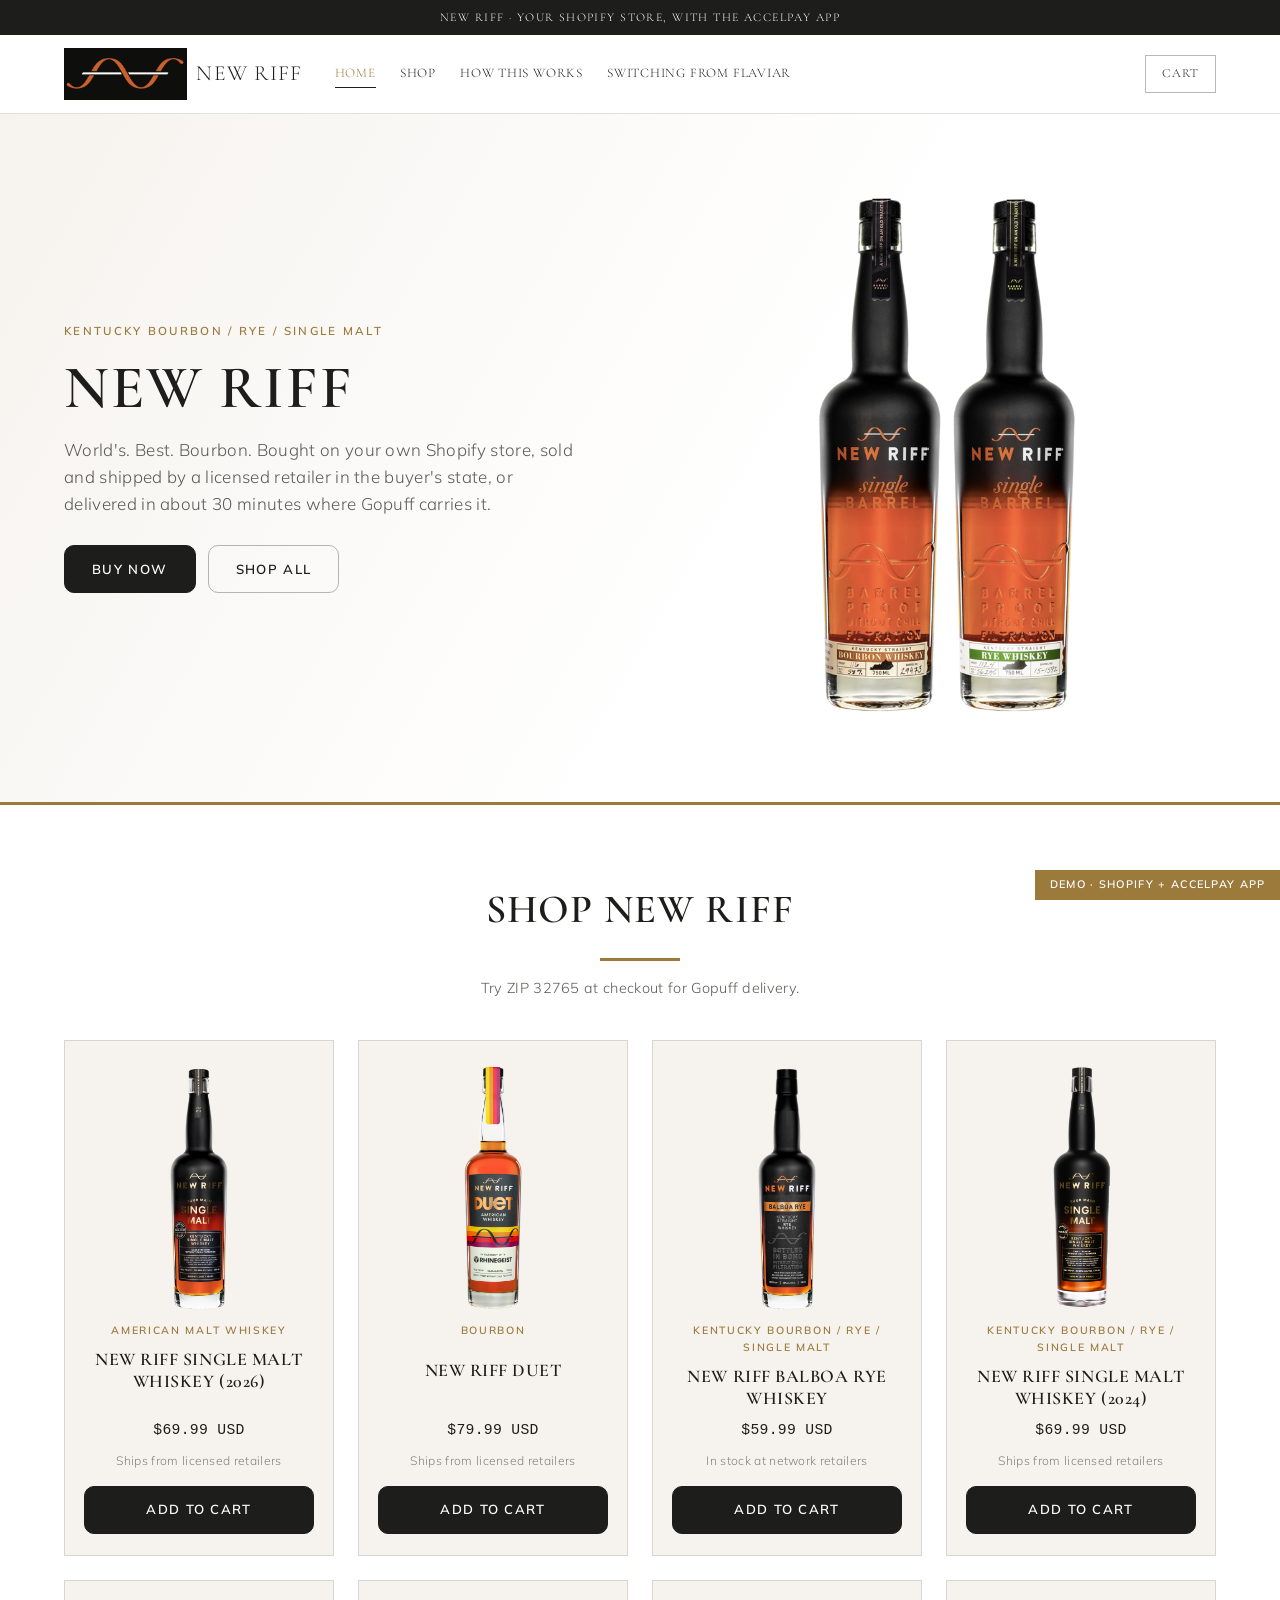
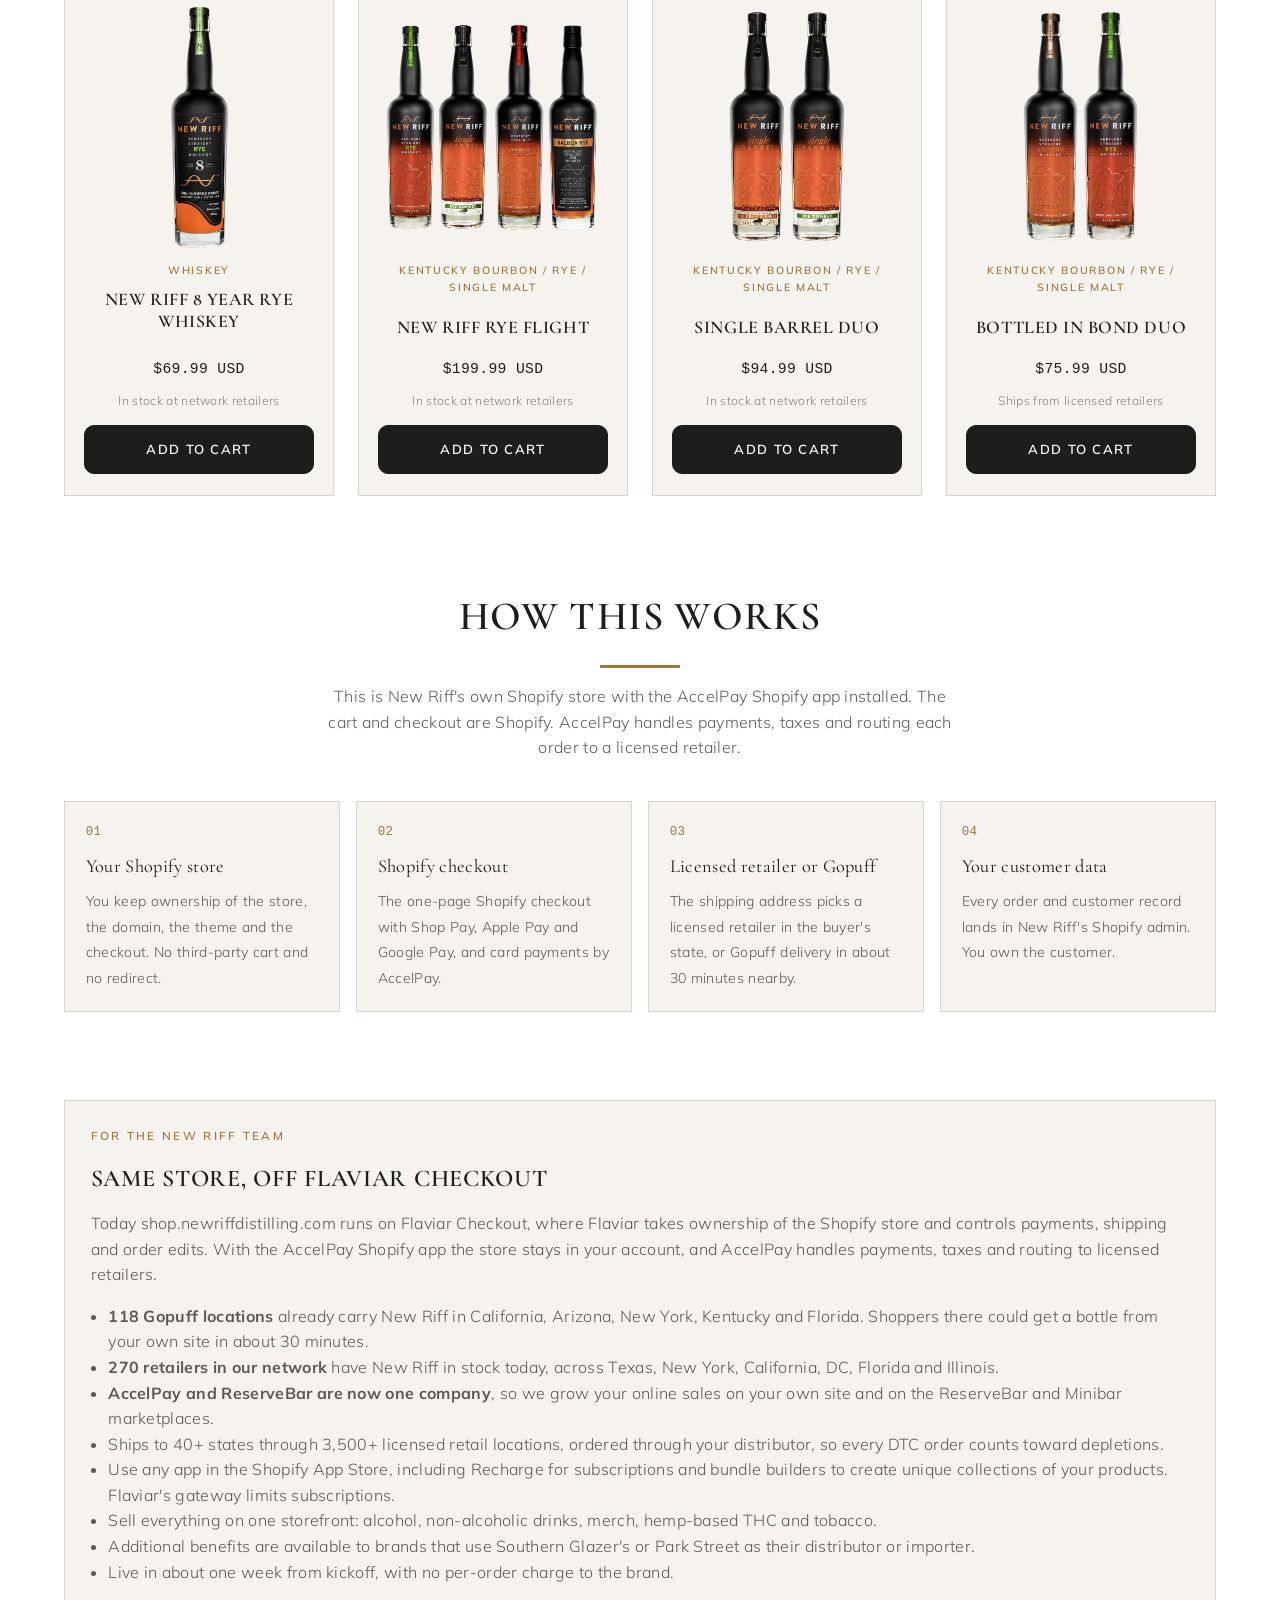
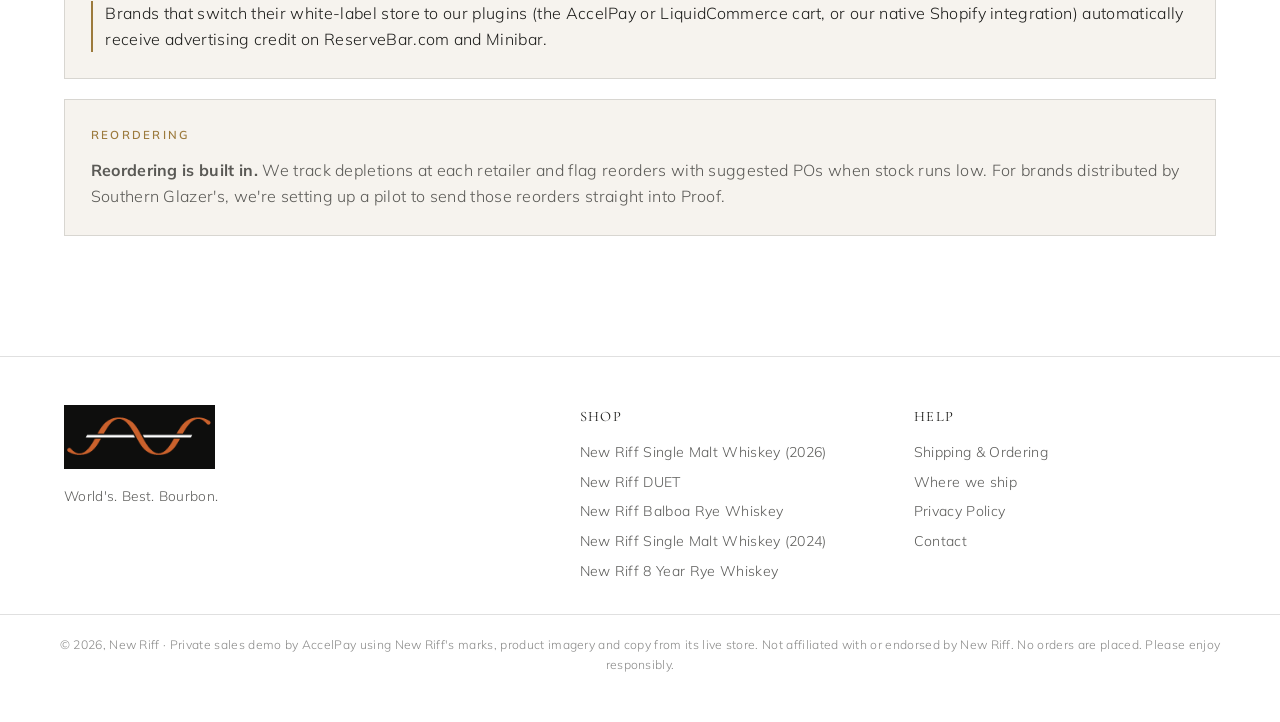
<file: index.html>
<!doctype html>
<html lang="en">
<head>
<meta charset="utf-8">
<meta name="viewport" content="width=device-width,initial-scale=1">
<title>New Riff | AccelPay demo</title>
<meta name="robots" content="noindex,nofollow">
<link rel="icon" href="assets/logo.png">
<link rel="preconnect" href="https://fonts.googleapis.com">
<link rel="preconnect" href="https://fonts.gstatic.com" crossorigin>
<link rel="stylesheet" href="https://fonts.googleapis.com/css2?family=Cormorant+Garamond:wght@500;600;700&family=Mulish:wght@300;400;600;700&display=swap">
<link rel="stylesheet" href="styles.css?v=1">
</head>
<body>
<div class="announce">New Riff &middot; your Shopify store, with the AccelPay app</div>
<header class="top">
  <div class="hdr">
    <a href="index.html" class="brand-link"><img class="logo" src="assets/logo.png" alt="New Riff"><span class="wordmark">New Riff</span></a>
    <nav class="main">
      <a href="index.html" aria-current="page">Home</a><a href="index.html#shop">Shop</a><a href="index.html#how">How this works</a><a href="index.html#switch">Switching from Flaviar</a>
    </nav>
    <div class="hdr-actions">
      <button class="burger" id="burger" aria-label="Menu">&#9776;</button>
      <button class="cart-pill" data-cart-toggle aria-label="Open cart">
        <span class="lbl">Cart</span>
        <span class="count" data-cart-count hidden>0</span>
      </button>
    </div>
  </div>
</header>

<section class="hero">
  <div class="hero-inner">
    <div>
      <div class="eyebrow">Kentucky bourbon / rye / single malt</div>
      <h1>New Riff</h1>
      <p>World&#x27;s. Best. Bourbon. Bought on your own Shopify store, sold and shipped by a licensed retailer in the buyer's state, or delivered in about 30 minutes where Gopuff carries it.</p>
      <div style="display:flex;gap:.75rem;flex-wrap:wrap"><a class="btn" href="product.html?p=single-barrel-duo">Buy now</a><a class="btn ghost" href="#shop">Shop all</a></div>
    </div>
    <div class="shot"><img src="assets/p-single-barrel-duo.png" alt="Single Barrel Duo"></div>
  </div>
</section>

<section class="band" id="shop">
  <div class="section-head">
    <h2>Shop New Riff</h2>
    <div class="rule"></div>
    <p style="font-size:.9rem;color:var(--muted)">Try ZIP 32765 at checkout for Gopuff delivery.</p>
  </div>
  <div class="grid" id="collection-grid"></div>
</section>

<section class="band" id="how" style="padding-top:1rem">
  <div class="section-head">
    <h2>How this works</h2>
    <div class="rule"></div>
    <p>This is New Riff's own Shopify store with the AccelPay Shopify app installed. The cart and checkout are Shopify. AccelPay handles payments, taxes and routing each order to a licensed retailer.</p>
  </div>
  <div class="how">
    <div class="step"><span class="n">01</span><b>Your Shopify store</b><span>You keep ownership of the store, the domain, the theme and the checkout. No third-party cart and no redirect.</span></div>
    <div class="step"><span class="n">02</span><b>Shopify checkout</b><span>The one-page Shopify checkout with Shop Pay, Apple Pay and Google Pay, and card payments by AccelPay.</span></div>
    <div class="step"><span class="n">03</span><b>Licensed retailer or Gopuff</b><span>The shipping address picks a licensed retailer in the buyer's state, or Gopuff delivery in about 30 minutes nearby.</span></div>
    <div class="step"><span class="n">04</span><b>Your customer data</b><span>Every order and customer record lands in New Riff's Shopify admin. You own the customer.</span></div>
  </div>
</section>

<section class="band" id="switch" style="padding-top:1rem">
  <div class="panel">
    <div class="eyebrow">For the New Riff team</div>
    <h2>Same store, off Flaviar Checkout</h2>
    <p style="margin:0 0 1rem">Today shop.newriffdistilling.com runs on Flaviar Checkout, where Flaviar takes ownership of the Shopify store and controls payments, shipping and order edits. With the AccelPay Shopify app the store stays in your account, and AccelPay handles payments, taxes and routing to licensed retailers.</p>
    <ul style="margin:0 0 1rem;padding-left:1.1rem"><li><b>118 Gopuff locations</b> already carry New Riff in California, Arizona, New York, Kentucky and Florida. Shoppers there could get a bottle from your own site in about 30 minutes.</li><li><b>270 retailers in our network</b> have New Riff in stock today, across Texas, New York, California, DC, Florida and Illinois.</li><li><b>AccelPay and ReserveBar are now one company</b>, so we grow your online sales on your own site and on the ReserveBar and Minibar marketplaces.</li><li>Ships to 40+ states through 3,500+ licensed retail locations, ordered through your distributor, so every DTC order counts toward depletions.</li><li>Use any app in the Shopify App Store, including Recharge for subscriptions and bundle builders to create unique collections of your products. Flaviar's gateway limits subscriptions.</li><li>Sell everything on one storefront: alcohol, non-alcoholic drinks, merch, hemp-based THC and tobacco.</li><li>Additional benefits are available to brands that use Southern Glazer's or Park Street as their distributor or importer.</li><li>Live in about one week from kickoff, with no per-order charge to the brand.</li></ul>
    <p class="credit">Brands that switch their white-label store to our plugins (the AccelPay or LiquidCommerce cart, or our native Shopify integration) automatically receive advertising credit on ReserveBar.com and Minibar.</p>
  </div>
  <div class="panel">
    <div class="eyebrow">Reordering</div>
    <p style="margin:0" class="reorder"><b>Reordering is built in.</b> We track depletions at each retailer and flag reorders with suggested POs when stock runs low. For brands distributed by Southern Glazer's, we're setting up a pilot to send those reorders straight into Proof.</p>
  </div>
</section>
<footer class="site">
  <div class="ft">
    <div>
      <img src="assets/logo.png" alt="New Riff" style="height:64px;width:auto">
      <p style="font-size:.86rem;margin-top:1rem;max-width:24rem;color:var(--muted)">World&#x27;s. Best. Bourbon.</p>
    </div>
    <div><h4>Shop</h4><ul><li><a href="product.html?p=new-riff-sour-mash-single-malt-2026">New Riff Single Malt Whiskey (2026)</a></li><li><a href="product.html?p=new-riff-duet-rhinegeist-collab">New Riff DUET</a></li><li><a href="product.html?p=new-riff-balboa-rye-whiskey">New Riff Balboa Rye Whiskey</a></li><li><a href="product.html?p=sour-mash-2024">New Riff Single Malt Whiskey (2024)</a></li><li><a href="product.html?p=new-riff-8-year-rye-whiskey">New Riff 8 Year Rye Whiskey</a></li></ul></div>
    <div><h4>Help</h4><ul>
      <li><a href="index.html#how">Shipping &amp; Ordering</a></li>
      <li><a href="index.html#how">Where we ship</a></li>
      <li><a href="#">Privacy Policy</a></li>
      <li><a href="#">Contact</a></li></ul></div>
  </div>
  <div class="legal-row">
    &copy; 2026, New Riff &middot; Private sales demo by AccelPay using New Riff's marks, product imagery and copy from its live store. Not affiliated with or endorsed by New Riff.
    No orders are placed. Please enjoy responsibly.
  </div>
</footer>

<div class="scrim" id="scrim"></div>
<aside class="drawer" id="drawer" aria-label="Your cart">
  <div class="dh"><h2>Your cart</h2><button class="x" id="drawer-close" aria-label="Close">&times;</button></div>
  <div class="cols"><span>Product</span><span>Total</span></div>
  <div class="items" id="drawer-items"></div>
  <div class="df" id="drawer-foot"></div>
</aside>
<div class="ribbon">Demo &middot; Shopify + AccelPay app</div>
<script src="data.js?v=1"></script>
<script src="app.js?v=1"></script>
</body>
</html>
</file>
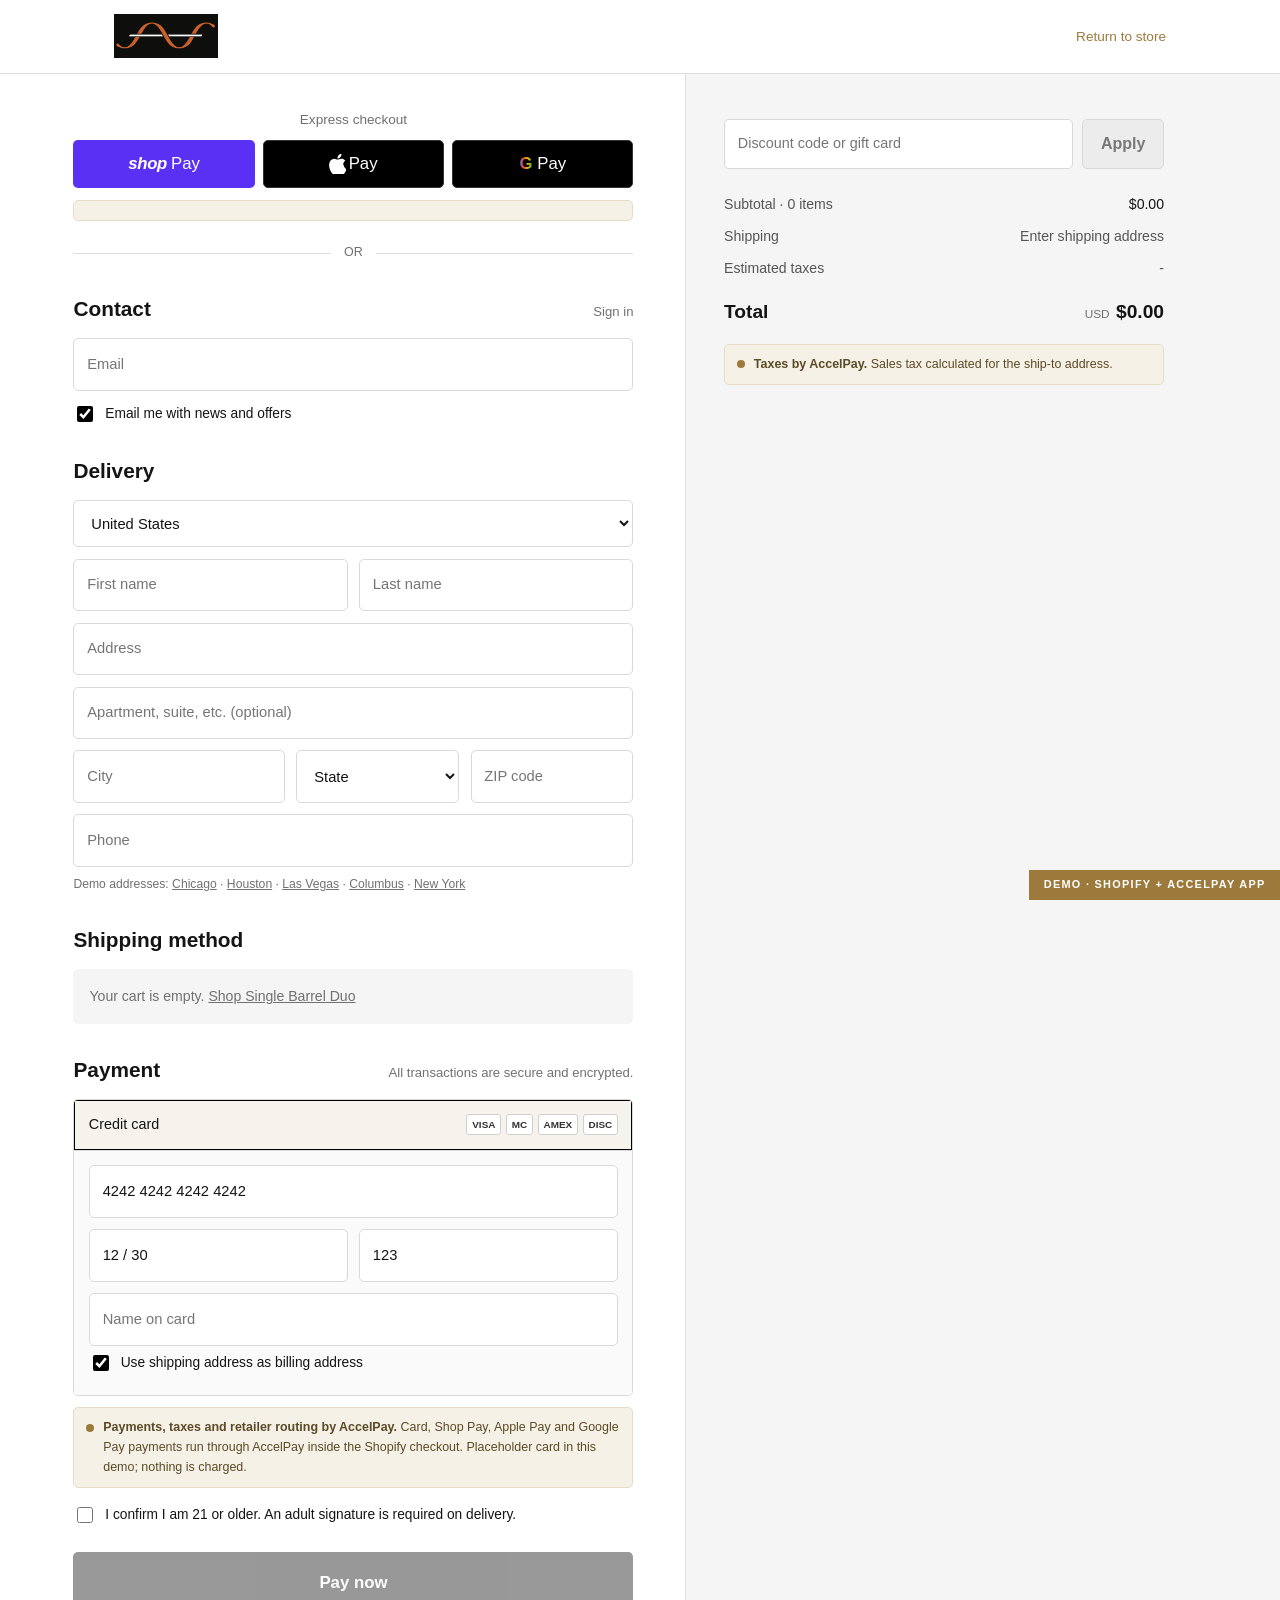
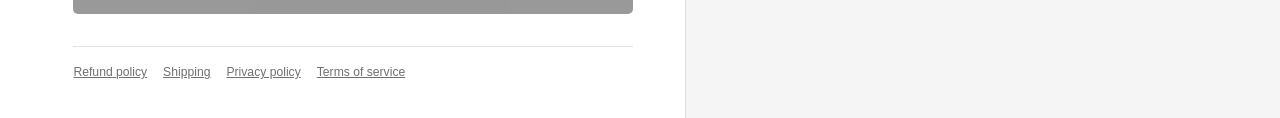
<file: checkout.html>
<!doctype html>
<html lang="en">
<head>
<meta charset="utf-8">
<meta name="viewport" content="width=device-width,initial-scale=1">
<title>Checkout | New Riff</title>
<meta name="robots" content="noindex,nofollow">
<link rel="icon" href="assets/logo.png">
<link rel="preconnect" href="https://fonts.googleapis.com">
<link rel="preconnect" href="https://fonts.gstatic.com" crossorigin>
<link rel="stylesheet" href="https://fonts.googleapis.com/css2?family=Cormorant+Garamond:wght@500;600;700&family=Mulish:wght@300;400;600;700&display=swap">
<link rel="stylesheet" href="styles.css?v=1">
</head>
<body class="co">
<div class="co-head"><div class="in">
  <a href="index.html"><img src="assets/logo.png" alt="New Riff"></a>
  <a class="bag" href="product.html">Return to store</a>
</div></div>

<div id="confirmed" hidden>
  <div class="thanks">
    <h1>Thank you!</h1>
    <p>This is a demo, so nothing was charged and no order was sent.</p>
    <p class="num" id="order-num"></p>
    <p id="order-by"></p>
    <p id="order-total"></p>
    <p style="font-size:.85rem">On the live store, this order and the customer record appear in New Riff's Shopify admin.</p>
    <a class="pay-btn" href="index.html" style="display:inline-block;width:auto;padding:.9rem 1.6rem;text-decoration:none">Continue shopping</a>
  </div>
</div>

<div id="checkout-view" class="checkout">
  <div class="co-left"><div class="inner">
    <form id="co-form" autocomplete="off">
      <div class="xp-title">Express checkout</div>
      <div id="xpay-top"></div>
      <div id="xpay-note" class="callout" hidden></div>
      <div class="or"><span>OR</span></div>
      <div class="co-h">Contact <small>Sign in</small></div>
      <input class="co-field" type="email" name="email" placeholder="Email" required>
      <label class="co-chk"><input type="checkbox" checked> Email me with news and offers</label>

      <div class="co-h">Delivery</div>
      <select class="co-field" aria-label="Country/Region"><option>United States</option></select>
      <div class="co-row">
        <input class="co-field" name="first" placeholder="First name" required>
        <input class="co-field" name="last" placeholder="Last name" required>
      </div>
      <input class="co-field" name="address1" placeholder="Address" required>
      <input class="co-field" name="address2" placeholder="Apartment, suite, etc. (optional)">
      <div class="co-row3">
        <input class="co-field" name="city" placeholder="City" required>
        <select class="co-field" id="state" aria-label="State" required><option value="">State</option><option value="AL">Alabama</option><option value="AK">Alaska</option><option value="AZ">Arizona</option><option value="AR">Arkansas</option><option value="CA">California</option><option value="CO">Colorado</option><option value="CT">Connecticut</option><option value="DE">Delaware</option><option value="DC">District of Columbia</option><option value="FL">Florida</option><option value="GA">Georgia</option><option value="HI">Hawaii</option><option value="ID">Idaho</option><option value="IL">Illinois</option><option value="IN">Indiana</option><option value="IA">Iowa</option><option value="KS">Kansas</option><option value="KY">Kentucky</option><option value="LA">Louisiana</option><option value="ME">Maine</option><option value="MD">Maryland</option><option value="MA">Massachusetts</option><option value="MI">Michigan</option><option value="MN">Minnesota</option><option value="MS">Mississippi</option><option value="MO">Missouri</option><option value="MT">Montana</option><option value="NE">Nebraska</option><option value="NV">Nevada</option><option value="NH">New Hampshire</option><option value="NJ">New Jersey</option><option value="NM">New Mexico</option><option value="NY">New York</option><option value="NC">North Carolina</option><option value="ND">North Dakota</option><option value="OH">Ohio</option><option value="OK">Oklahoma</option><option value="OR">Oregon</option><option value="PA">Pennsylvania</option><option value="RI">Rhode Island</option><option value="SC">South Carolina</option><option value="SD">South Dakota</option><option value="TN">Tennessee</option><option value="TX">Texas</option><option value="UT">Utah</option><option value="VT">Vermont</option><option value="VA">Virginia</option><option value="WA">Washington</option><option value="WV">West Virginia</option><option value="WI">Wisconsin</option><option value="WY">Wyoming</option></select>
        <input class="co-field" id="zip" name="zip" placeholder="ZIP code" inputmode="numeric" maxlength="5" required>
      </div>
      <input class="co-field" name="phone" placeholder="Phone" type="tel">
      <div style="font-size:.76rem;color:#707070;margin:-.2rem 0 .3rem">Demo addresses:
        <a href="#" data-fill="233 S Wacker Dr|Chicago|60606" onclick="return false">Chicago</a> &middot;
        <a href="#" data-fill="1001 Westheimer Rd|Houston|77006" onclick="return false">Houston</a> &middot;
        <a href="#" data-fill="3570 Las Vegas Blvd S|Las Vegas|89109" onclick="return false">Las Vegas</a> &middot;
        <a href="#" data-fill="411 Woody Hayes Dr|Columbus|43210" onclick="return false">Columbus</a> &middot;
        <a href="#" data-fill="350 E 13th St|New York|10009" onclick="return false">New York</a>
      </div>

      <div class="co-h">Shipping method</div>
      <div id="rates"></div>

      <div class="co-h">Payment <small>All transactions are secure and encrypted.</small></div>
      <div class="pay-box">
        <div class="ph"><span>Credit card</span><span class="cards"><span>VISA</span><span>MC</span><span>AMEX</span><span>DISC</span></span></div>
        <div class="pb">
          <input class="co-field" placeholder="Card number" value="4242 4242 4242 4242" aria-label="Card number">
          <div class="co-row">
            <input class="co-field" placeholder="Expiration date (MM / YY)" value="12 / 30" aria-label="Expiration">
            <input class="co-field" placeholder="Security code" value="123" aria-label="Security code">
          </div>
          <input class="co-field" placeholder="Name on card" aria-label="Name on card" style="margin-bottom:.3rem">
          <label class="co-chk"><input type="checkbox" checked> Use shipping address as billing address</label>
        </div>
      </div>
      <div class="callout"><span class="dot"></span><span><b>Payments, taxes and retailer routing by AccelPay.</b> Card, Shop Pay, Apple Pay and Google Pay payments run through AccelPay inside the Shopify checkout. Placeholder card in this demo; nothing is charged.</span></div>
      <label class="co-chk" style="margin-top:1rem"><input type="checkbox" required> I confirm I am 21 or older. An adult signature is required on delivery.</label>
      <button class="pay-btn" id="pay" type="submit" disabled>Pay now</button>
      <div class="co-links"><a href="#">Refund policy</a><a href="#">Shipping</a><a href="#">Privacy policy</a><a href="#">Terms of service</a></div>
    </form>
  </div></div>
  <div class="co-right"><div class="inner" id="os"></div></div>
</div>
<div class="ribbon">Demo &middot; Shopify + AccelPay app</div>
<script src="data.js?v=1"></script>
<script src="app.js?v=1"></script>
</body>
</html>
</file>
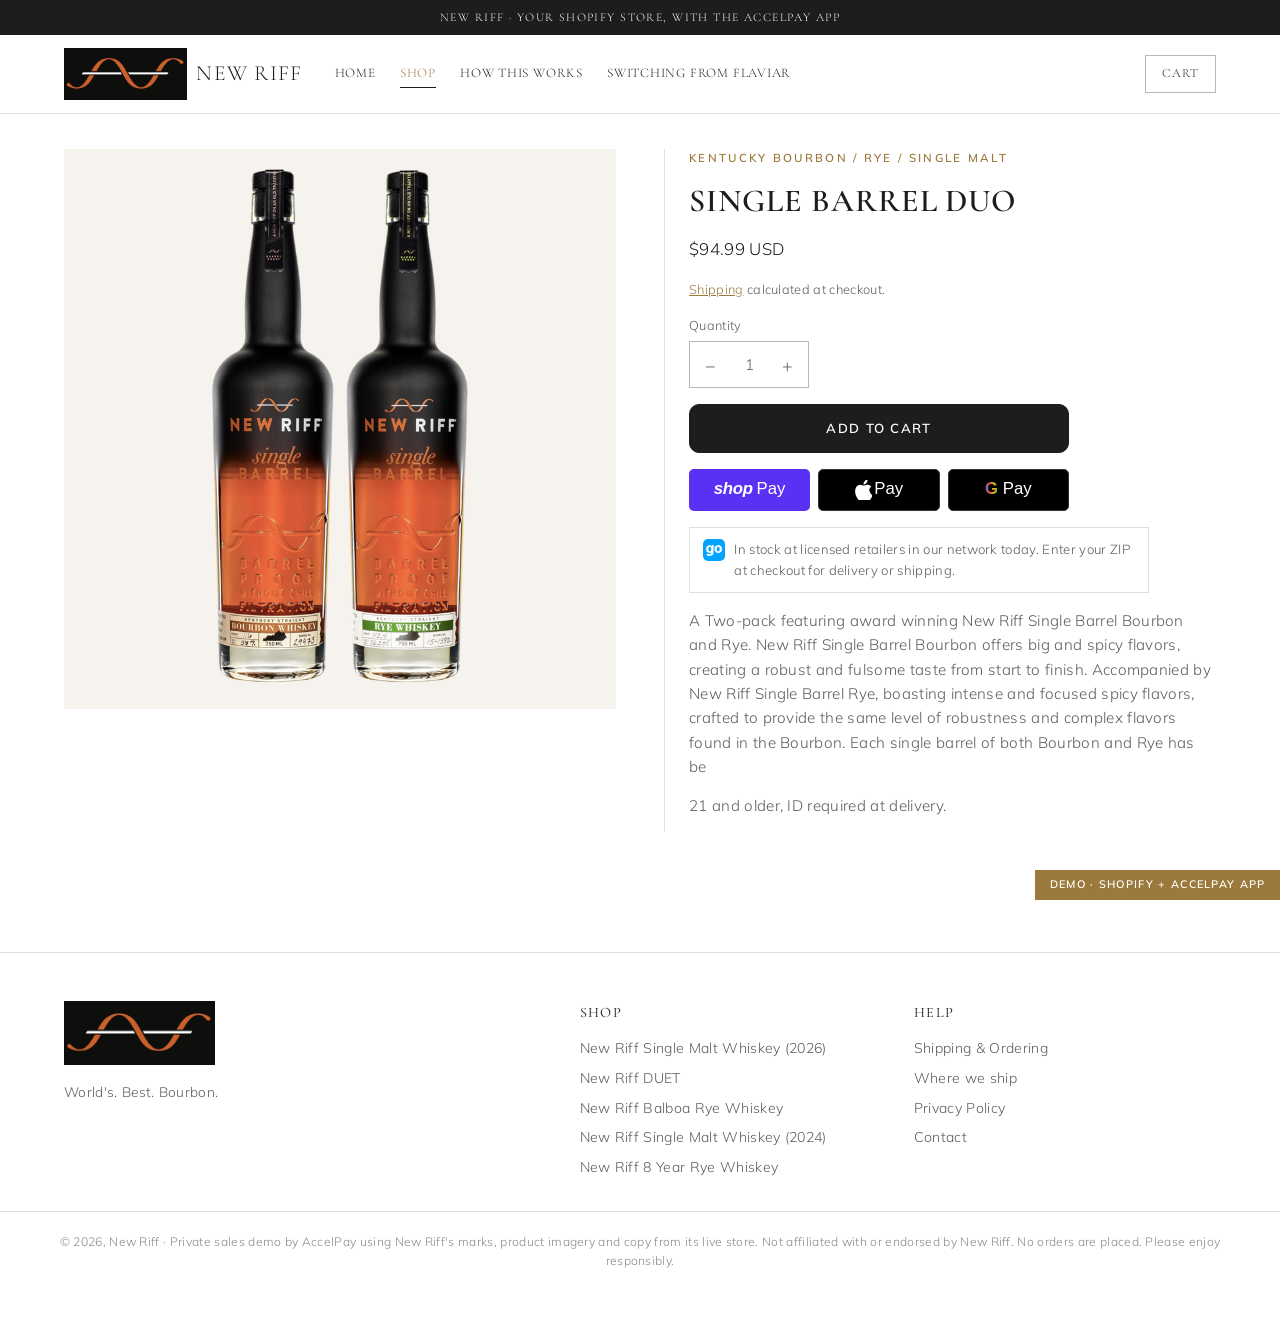
<file: product.html>
<!doctype html>
<html lang="en">
<head>
<meta charset="utf-8">
<meta name="viewport" content="width=device-width,initial-scale=1">
<title>New Riff | AccelPay demo</title>
<meta name="robots" content="noindex,nofollow">
<link rel="icon" href="assets/logo.png">
<link rel="preconnect" href="https://fonts.googleapis.com">
<link rel="preconnect" href="https://fonts.gstatic.com" crossorigin>
<link rel="stylesheet" href="https://fonts.googleapis.com/css2?family=Cormorant+Garamond:wght@500;600;700&family=Mulish:wght@300;400;600;700&display=swap">
<link rel="stylesheet" href="styles.css?v=1">
</head>
<body>
<div class="announce">New Riff &middot; your Shopify store, with the AccelPay app</div>
<header class="top">
  <div class="hdr">
    <a href="index.html" class="brand-link"><img class="logo" src="assets/logo.png" alt="New Riff"><span class="wordmark">New Riff</span></a>
    <nav class="main">
      <a href="index.html">Home</a><a href="index.html#shop" aria-current="page">Shop</a><a href="index.html#how">How this works</a><a href="index.html#switch">Switching from Flaviar</a>
    </nav>
    <div class="hdr-actions">
      <button class="burger" id="burger" aria-label="Menu">&#9776;</button>
      <button class="cart-pill" data-cart-toggle aria-label="Open cart">
        <span class="lbl">Cart</span>
        <span class="count" data-cart-count hidden>0</span>
      </button>
    </div>
  </div>
</header>

<main class="band" style="padding-top:2.2rem">
  <div class="pdp" id="pdp" data-handle="single-barrel-duo"></div>
</main>
<script>
(function () { var p = new URLSearchParams(location.search).get('p'); if (p) document.getElementById('pdp').setAttribute('data-handle', p); })();
</script>
<footer class="site">
  <div class="ft">
    <div>
      <img src="assets/logo.png" alt="New Riff" style="height:64px;width:auto">
      <p style="font-size:.86rem;margin-top:1rem;max-width:24rem;color:var(--muted)">World&#x27;s. Best. Bourbon.</p>
    </div>
    <div><h4>Shop</h4><ul><li><a href="product.html?p=new-riff-sour-mash-single-malt-2026">New Riff Single Malt Whiskey (2026)</a></li><li><a href="product.html?p=new-riff-duet-rhinegeist-collab">New Riff DUET</a></li><li><a href="product.html?p=new-riff-balboa-rye-whiskey">New Riff Balboa Rye Whiskey</a></li><li><a href="product.html?p=sour-mash-2024">New Riff Single Malt Whiskey (2024)</a></li><li><a href="product.html?p=new-riff-8-year-rye-whiskey">New Riff 8 Year Rye Whiskey</a></li></ul></div>
    <div><h4>Help</h4><ul>
      <li><a href="index.html#how">Shipping &amp; Ordering</a></li>
      <li><a href="index.html#how">Where we ship</a></li>
      <li><a href="#">Privacy Policy</a></li>
      <li><a href="#">Contact</a></li></ul></div>
  </div>
  <div class="legal-row">
    &copy; 2026, New Riff &middot; Private sales demo by AccelPay using New Riff's marks, product imagery and copy from its live store. Not affiliated with or endorsed by New Riff.
    No orders are placed. Please enjoy responsibly.
  </div>
</footer>

<div class="scrim" id="scrim"></div>
<aside class="drawer" id="drawer" aria-label="Your cart">
  <div class="dh"><h2>Your cart</h2><button class="x" id="drawer-close" aria-label="Close">&times;</button></div>
  <div class="cols"><span>Product</span><span>Total</span></div>
  <div class="items" id="drawer-items"></div>
  <div class="df" id="drawer-foot"></div>
</aside>
<div class="ribbon">Demo &middot; Shopify + AccelPay app</div>
<script src="data.js?v=1"></script>
<script src="app.js?v=1"></script>
</body>
</html>
</file>
<file: styles.css>
/* New Riff x AccelPay demo. Base: woodsonwhiskey-accelpay-demo. */

:root {
  --black: #ffffff; --panel: #f6f3ee; --panel-2: #ece7df; --ink: #1d1d1b;
  --muted: rgba(29,29,27,.72); --muted-2: rgba(29,29,27,.52); --line: rgba(0,0,0,.12); --line-2: rgba(0,0,0,.28);
  --gold: #1d1d1b; --gold-hi: #9c7a3c; --gold-soft: rgba(0,0,0,.05); --green: #2f6b4f; --red: #c00000;
  --head: #1d1d1b; --btn-ink: #ffffff; --img-bg: #f6f3ee; --drawer-bg: #ffffff; --ann-bg: #1d1d1b; --ann-ink: #ffffff; --co-head-bg: #ffffff;
  --serif: "Cormorant Garamond", Georgia, serif; --sans: "Mulish", -apple-system, BlinkMacSystemFont, "Helvetica Neue", Arial, sans-serif;
  --mono: ui-monospace, SFMono-Regular, Menlo, monospace; --maxw: 1200px; --btn-radius: 10px;
  --cart-glyph: url("data:image/svg+xml;utf8,<svg xmlns='http://www.w3.org/2000/svg' viewBox='0 0 24 24' fill='none' stroke='black' stroke-width='2' stroke-linecap='round' stroke-linejoin='round'><path d='M6 2 3 6v14a2 2 0 0 0 2 2h14a2 2 0 0 0 2-2V6l-3-4z'/><path d='M3 6h18'/><path d='M16 10a4 4 0 0 1-8 0'/></svg>");
}

* { box-sizing: border-box; }
html { scroll-behavior: smooth; }
body {
  margin: 0; background: var(--black); color: var(--ink);
  font-family: var(--sans); font-weight: 300; font-size: 16px; line-height: 1.6;
  letter-spacing: .02em; -webkit-font-smoothing: antialiased;
}
img { max-width: 100%; display: block; }
a { color: inherit; }
button { font: inherit; cursor: pointer; color: inherit; }
:focus-visible { outline: 2px solid var(--gold); outline-offset: 2px; }

/* ---------------------------------------------------------------- header */
.announce {
  background: var(--ann-bg); color: var(--ann-ink); text-align: center;
  font-family: var(--serif); font-size: .74rem; letter-spacing: .12em;
  text-transform: uppercase; padding: .5rem 1rem;
}
header.top { position: sticky; top: 0; z-index: 60; background: var(--black); border-bottom: 1px solid var(--line); }
.hdr { max-width: var(--maxw); margin: 0 auto; padding: .8rem 1.5rem; display: flex; align-items: center; gap: 2rem; }
.hdr img.logo { height: 62px; width: auto; }
nav.main { display: flex; gap: 1.5rem; flex-wrap: wrap; }
nav.main a {
  font-family: var(--serif); font-size: .82rem; letter-spacing: .06em; text-transform: uppercase;
  text-decoration: none; color: var(--head); padding: .2rem 0; border-bottom: 1px solid transparent;
}
nav.main a:hover, nav.main a[aria-current] { color: var(--gold-hi); border-bottom-color: var(--gold); }
.hdr-actions { margin-left: auto; display: flex; align-items: center; gap: .75rem; }
.cart-pill {
  display: inline-flex; align-items: center; gap: .5rem; background: transparent;
  border: 1px solid var(--line-2); color: var(--head); padding: .5rem 1rem;
  font-family: var(--serif); font-size: .78rem; letter-spacing: .08em; text-transform: uppercase;
}
.cart-pill:hover { border-color: var(--gold); color: var(--gold-hi); }
.cart-pill .count {
  background: var(--gold); color: var(--btn-ink); min-width: 1.35rem; height: 1.35rem; border-radius: 999px;
  display: inline-grid; place-items: center; font-family: var(--mono); font-size: .7rem; padding: 0 .3rem;
}
.cart-pill .count[hidden] { display: none; }
.burger { display: none; background: none; border: none; font-size: 1.5rem; line-height: 1; color: var(--head); }

/* ---------------------------------------------------------------- type + buttons */
.eyebrow { font-family: var(--sans); font-size: .72rem; font-weight: 600; letter-spacing: .2em; text-transform: uppercase; color: var(--gold-hi); margin-bottom: .9rem; }
h1, h2, h3 { font-family: var(--serif); font-weight: 400; letter-spacing: .03em; }
.rule { width: 190px; height: 2px; margin: 1.1rem auto 0; background: linear-gradient(90deg, transparent, var(--gold), transparent); }

.btn {
  display: inline-flex; align-items: center; justify-content: center; gap: .5rem;
  background: var(--gold); color: var(--btn-ink); border: 1px solid var(--gold); border-radius: var(--btn-radius, 0);
  padding: .8rem 1.7rem; font-family: var(--sans); font-weight: 600; font-size: .82rem;
  letter-spacing: .1em; text-transform: uppercase; text-decoration: none;
}
.btn:hover { background: var(--gold-hi); border-color: var(--gold-hi); }
.btn.ghost { background: transparent; color: var(--head); border-color: var(--line-2); }
.btn.ghost:hover { border-color: var(--gold); color: var(--gold-hi); }
.btn:disabled { opacity: .4; cursor: not-allowed; }
.btn.block { width: 100%; }

/* ---------------------------------------------------------------- hero */
.hero { position: relative; overflow: hidden; border-bottom: 1px solid var(--line); }
.hero-inner { max-width: var(--maxw); margin: 0 auto; padding: 4rem 1.5rem; display: grid; grid-template-columns: 1.05fr 1fr; gap: 3rem; align-items: center; }
.hero h1 { font-size: clamp(2.3rem, 5.4vw, 3.8rem); line-height: 1.08; margin: 0 0 1rem; text-transform: uppercase; }
.hero p { color: var(--muted); font-size: 1.06rem; margin: 0 0 1.7rem; max-width: 32rem; }
.hero .shot img { width: 100%; max-height: 560px; object-fit: contain; }

/* ---------------------------------------------------------------- sections */
.band { max-width: var(--maxw); margin: 0 auto; padding: 4.5rem 1.5rem; }
.section-head { text-align: center; margin-bottom: 2.5rem; }
.section-head h2 { font-size: clamp(1.8rem, 4vw, 2.5rem); margin: 0; text-transform: uppercase; }
.section-head p { color: var(--muted); margin: 1rem auto 0; max-width: 40rem; }

.grid { display: grid; grid-template-columns: repeat(auto-fill, minmax(240px, 1fr)); gap: 1.5rem; }
.card {
  background: var(--panel); border: 1px solid var(--line); padding: 1.4rem 1.2rem 1.3rem;
  display: flex; flex-direction: column; gap: .55rem; text-align: center; text-decoration: none; color: inherit;
}
.card:hover { border-color: var(--gold); }
.card .shot { height: 250px; display: grid; place-items: center; overflow: hidden; }
.card .shot img { max-height: 250px; width: auto; object-fit: contain; }
.card h3 { font-size: 1.12rem; margin: 0; line-height: 1.25; text-transform: uppercase; min-height: 2.8rem; display: grid; place-items: center; }
.card .tag { font-size: .66rem; font-weight: 600; letter-spacing: .16em; text-transform: uppercase; color: var(--gold-hi); }
.card .price { font-family: var(--mono); font-size: .92rem; margin-top: auto; }
.card .avail { font-size: .76rem; color: var(--muted-2); }

.split { display: grid; grid-template-columns: 1fr 1fr; gap: 3rem; align-items: center; }
.split img { width: 100%; }
.split p { color: var(--muted); }

/* how it works */
.how { display: grid; grid-template-columns: repeat(4, 1fr); gap: 1rem; }
.how .step { border: 1px solid var(--line); padding: 1.3rem; background: var(--panel); }
.how .step b { display: block; font-family: var(--serif); font-weight: 400; font-size: 1.15rem; margin-bottom: .4rem; color: var(--head); }
.how .step span { font-size: .88rem; color: var(--muted); }
.how .step .n { font-family: var(--mono); color: var(--gold-hi); font-size: .78rem; display: block; margin-bottom: .6rem; }

.rb-note {
  display: flex; align-items: center; gap: .75rem; border: 1px solid var(--line); background: var(--panel);
  padding: .7rem .9rem; font-size: .84rem; color: var(--muted);
}
.rb-note b { color: var(--head); font-weight: 600; }
.rb-note a { color: var(--gold-hi); }
.rb-mark { font-family: var(--serif); font-size: .72rem; letter-spacing: .14em; text-transform: uppercase; border: 1px solid var(--gold); color: var(--gold-hi); padding: .2rem .45rem; white-space: nowrap; }

/* ---------------------------------------------------------------- product page (Shopify theme) */
.pdp { display: grid; grid-template-columns: minmax(0,1fr) minmax(0,1fr); gap: 3rem; align-items: start; }
.pdp .gallery { display: flex; flex-direction: column; gap: .8rem; min-width: 0; }
.pdp .gallery .main { background: var(--img-bg); display: grid; place-items: center; min-height: 420px; }
.pdp .gallery .main img { max-height: 560px; width: auto; object-fit: contain; }
.pdp .thumbs { display: flex; gap: .5rem; }
.pdp .thumbs button { width: 64px; height: 64px; border: 1px solid var(--line); background: var(--img-bg); padding: 3px; display: grid; place-items: center; }
.pdp .thumbs button[aria-selected="true"] { border-color: var(--gold); }
.pdp .thumbs img { max-height: 100%; width: auto; }
.pdp .info { display: flex; flex-direction: column; gap: 1rem; min-width: 0; padding-left: 1.5rem; border-left: 1px solid var(--line); }
.pdp h1 { font-size: 2rem; margin: 0; text-transform: uppercase; line-height: 1.15; }
.pdp .price { font-size: 1.05rem; }
.pdp .small { font-size: .8rem; color: var(--muted); }
.pdp .small a { color: var(--gold-hi); }
.pdp .qty-wrap { display: flex; flex-direction: column; gap: .35rem; font-size: .8rem; color: var(--muted); }
.pdp .desc p { color: var(--muted); margin: 0 0 .9rem; font-size: .95rem; }
.pdp .desc b { color: var(--head); font-weight: 600; }
.qty { display: inline-flex; align-items: center; border: 1px solid var(--line-2); width: max-content; }
.qty button { background: none; border: none; width: 2.6rem; min-height: 2.8rem; font-size: 1.1rem; }
.qty span, .qty input { font-family: var(--sans); min-width: 2.2rem; text-align: center; font-size: .95rem; }
.atc { max-width: 380px; }
.fulfil-line { display: flex; gap: .6rem; align-items: flex-start; font-size: .82rem; color: var(--muted); border: 1px solid var(--line); padding: .7rem .8rem; max-width: 460px; }
.fulfil-line img { width: 22px; height: 22px; border-radius: 5px; flex: none; }
.notice { font-size: .85rem; color: var(--muted); border-left: 2px solid var(--gold); padding: .2rem 0 .2rem .75rem; }

/* ---------------------------------------------------------------- Shopify cart drawer (Dawn-style) */
.scrim { position: fixed; inset: 0; background: rgba(0,0,0,.6); opacity: 0; pointer-events: none; transition: opacity .25s; z-index: 90; }
.scrim.on { opacity: 1; pointer-events: auto; }
.drawer { position: fixed; top: 0; right: 0; height: 100%; width: min(420px, 100%); background: var(--drawer-bg); border-left: 1px solid var(--line); z-index: 100; display: flex; flex-direction: column; transform: translateX(100%); transition: transform .28s ease; }
.drawer.on { transform: none; }
.drawer .dh { display: flex; align-items: center; justify-content: space-between; padding: 1.4rem 1.5rem 1rem; }
.drawer .dh h2 { font-size: 1.5rem; margin: 0; }
.drawer .x { background: none; border: none; font-size: 1.7rem; line-height: 1; color: var(--muted); }
.drawer .cols { display: flex; justify-content: space-between; font-size: .66rem; letter-spacing: .12em; text-transform: uppercase; color: var(--muted-2); padding: 0 1.5rem .6rem; border-bottom: 1px solid var(--line); }
.drawer .items { flex: 1; overflow-y: auto; padding: 0 1.5rem; }
.cline { display: grid; grid-template-columns: 76px minmax(0,1fr) auto; gap: 1rem; padding: 1.2rem 0; border-bottom: 1px solid var(--line); }
.cline .im { background: var(--img-bg); display: grid; place-items: center; height: 92px; }
.cline .im img { max-height: 88px; width: auto; }
.cline .nm { font-size: .92rem; line-height: 1.3; }
.cline .pr { font-size: .84rem; color: var(--muted); margin: .2rem 0 .6rem; }
.cline .qrow { display: flex; align-items: center; gap: .6rem; }
.cline .qty button { min-height: 2.2rem; width: 2.2rem; }
.cline .rm { background: none; border: none; color: var(--muted); font-size: 1rem; padding: 0; }
.cline .tot { font-size: .9rem; }
.empty { text-align: center; color: var(--muted); padding: 3rem 1rem; }
.drawer .df { border-top: 1px solid var(--line); padding: 1.2rem 1.5rem 1.5rem; display: flex; flex-direction: column; gap: .7rem; }
.drawer .df .est { display: flex; justify-content: space-between; font-size: 1rem; }
.drawer .df .small { font-size: .78rem; color: var(--muted); }

/* ---------------------------------------------------------------- Shopify one-page checkout */
body.co { background: #fff; color: #141414; font-family: -apple-system, BlinkMacSystemFont, "Segoe UI", Roboto, "Helvetica Neue", Arial, sans-serif; font-weight: 400; letter-spacing: 0; }
.co-head { border-bottom: 1px solid #dedede; background: var(--co-head-bg); }
.co-head .in { max-width: 1100px; margin: 0 auto; padding: .9rem 1.5rem; display: flex; align-items: center; justify-content: space-between; }
.co-head img { height: 54px; width: auto; }
.co-head a.bag { color: var(--gold-hi); font-size: .85rem; text-decoration: none; }
.checkout { display: grid; grid-template-columns: minmax(0,1.15fr) minmax(0,1fr); min-height: calc(100vh - 80px); }
.co-left { padding: 2.2rem clamp(1rem, 4vw, 3.5rem); min-width: 0; }
.co-left .inner { max-width: 560px; margin-left: auto; }
.co-right { background: #f5f5f5; border-left: 1px solid #dedede; padding: 2.2rem clamp(1rem, 3vw, 3rem); min-width: 0; }
.co-right .inner { max-width: 440px; position: sticky; top: 1.5rem; }
.co-h { font-size: 1.3rem; font-weight: 600; margin: 1.8rem 0 .8rem; display: flex; align-items: baseline; justify-content: space-between; gap: 1rem; }
.co-h:first-child { margin-top: 0; }
.co-h small { font-size: .82rem; font-weight: 400; color: #707070; }
.co-field { width: 100%; border: 1px solid #d9d9d9; border-radius: 5px; padding: .85rem .8rem; font: inherit; font-size: .92rem; margin-bottom: .7rem; background: #fff; color: #141414; min-width: 0; }
.co-field:focus { outline: none; border-color: #000; box-shadow: 0 0 0 1px #000; }
.co-row { display: grid; grid-template-columns: 1fr 1fr; gap: .7rem; }
.co-row3 { display: grid; grid-template-columns: 1.3fr 1fr 1fr; gap: .7rem; }
.co-chk { display: flex; gap: .55rem; align-items: center; font-size: .86rem; margin: .1rem 0 .4rem; }
.co-chk input { accent-color: #000; width: 16px; height: 16px; }
.co-empty { background: #f5f5f5; border-radius: 5px; padding: 1rem; font-size: .88rem; color: #707070; }
.rates { border: 1px solid #d9d9d9; border-radius: 5px; overflow: hidden; }
.rate { display: flex; align-items: center; gap: .8rem; padding: .95rem .9rem; border-bottom: 1px solid #d9d9d9; cursor: pointer; }
.rate:last-child { border-bottom: none; }
.rate.on { background: #f6f3ec; box-shadow: inset 0 0 0 1px #000; }
.rate input { accent-color: #000; width: 17px; height: 17px; flex: none; }
.rate .ic { width: 30px; height: 30px; border-radius: 7px; flex: none; }
.rate .t { flex: 1; min-width: 0; font-size: .9rem; }
.rate .t span { display: block; color: #707070; font-size: .8rem; margin-top: .1rem; }
.rate .p { font-size: .9rem; font-weight: 600; white-space: nowrap; }
.callout { display: flex; gap: .55rem; align-items: flex-start; font-size: .78rem; color: #5b4a26; background: #f6f1e6; border: 1px solid #e6dcc6; border-radius: 5px; padding: .6rem .75rem; margin-top: .7rem; }
.callout b { font-weight: 600; }
.callout .dot { width: 8px; height: 8px; border-radius: 50%; background: var(--gold); flex: none; margin-top: .35rem; }
.pay-box { border: 1px solid #d9d9d9; border-radius: 5px; overflow: hidden; }
.pay-box .ph { display: flex; justify-content: space-between; align-items: center; background: #f6f3ec; padding: .85rem .9rem; border-bottom: 1px solid #d9d9d9; font-size: .9rem; box-shadow: inset 0 0 0 1px #000; }
.pay-box .ph .cards { display: flex; gap: .3rem; }
.pay-box .ph .cards span { font-size: .62rem; font-weight: 700; border: 1px solid #cfcfcf; border-radius: 3px; padding: .1rem .3rem; background: #fff; color: #333; }
.pay-box .pb { padding: .9rem; background: #fafafa; }
.pay-btn { width: 100%; background: #000; color: #fff; border: none; border-radius: 5px; padding: 1.1rem; font-size: 1.05rem; font-weight: 600; margin-top: 1.2rem; }
.pay-btn:disabled { opacity: .4; cursor: not-allowed; }
.co-legal { font-size: .76rem; color: #707070; margin-top: .9rem; }
.co-links { display: flex; gap: 1rem; flex-wrap: wrap; font-size: .76rem; color: #707070; border-top: 1px solid #e3e3e3; margin-top: 2rem; padding-top: 1rem; }
.os-item { display: flex; gap: .9rem; align-items: center; padding: .4rem 0 1rem; }
.os-item .im { width: 64px; height: 64px; border: 1px solid #dedede; border-radius: 8px; background: var(--img-bg); position: relative; display: grid; place-items: center; padding: 4px; flex: none; }
.os-item .im img { max-height: 100%; width: auto; }
.os-item .im .q { position: absolute; top: -9px; right: -9px; background: #666; color: #fff; min-width: 21px; height: 21px; border-radius: 11px; font-size: .74rem; display: grid; place-items: center; padding: 0 5px; }
.os-item .nm { flex: 1; min-width: 0; font-size: .88rem; }
.os-item .nm span { display: block; color: #707070; font-size: .78rem; }
.os-item .pr { font-size: .88rem; }
.os-disc { display: flex; gap: .6rem; margin: .6rem 0 1.2rem; }
.os-disc input { flex: 1; min-width: 0; border: 1px solid #d9d9d9; border-radius: 5px; padding: .8rem; font: inherit; font-size: .9rem; }
.os-disc button { border: 1px solid #d9d9d9; background: #ececec; color: #777; border-radius: 5px; padding: 0 1.1rem; font-weight: 600; }
.os-line { display: flex; justify-content: space-between; font-size: .88rem; padding: .3rem 0; gap: 1rem; }
.os-line .m { color: #555; }
.os-line.total { font-size: 1.2rem; font-weight: 600; padding-top: .8rem; }
.os-line.total small { font-size: .74rem; color: #707070; font-weight: 400; margin-right: .4rem; }
.thanks { max-width: 600px; margin: 0 auto; padding: 4rem 1.5rem; text-align: center; }
.thanks h1 { font-size: 2rem; margin: 0 0 .5rem; font-weight: 600; font-family: inherit; letter-spacing: 0; }
.thanks p { color: #555; }
.thanks .num { font-family: var(--mono); color: #000; }

/* express checkout buttons (Shopify accelerated checkout) */
.xpay { display: grid; grid-template-columns: repeat(3, minmax(0,1fr)); gap: .5rem; }
.xpay .xb { height: 42px; border: none; border-radius: 5px; display: flex; align-items: center; justify-content: center; gap: .15rem; font-family: -apple-system, BlinkMacSystemFont, "Segoe UI", Roboto, Arial, sans-serif; font-size: 1.05rem; color: #fff; letter-spacing: 0; text-transform: none; }
.xpay.big .xb { height: 48px; }
.xpay .xb span { font-weight: 500; }
.xpay .shop { background: #5a31f4; }
.xpay .shop b { font-weight: 800; font-style: italic; letter-spacing: -.02em; margin-right: .1rem; }
.xpay .apple { background: #000; border: 1px solid #333; }
.xpay .google { background: #000; border: 1px solid #333; }
.xpay .google .g { font-weight: 700; background: linear-gradient(90deg,#4285f4,#ea4335,#fbbc05,#34a853); -webkit-background-clip: text; background-clip: text; color: transparent; margin-right: .15rem; }
.xp-title { text-align: center; font-size: .85rem; color: #707070; margin-bottom: .6rem; }
.or { display: flex; align-items: center; gap: .8rem; color: #707070; font-size: .78rem; margin: 1.4rem 0 .6rem; }
.or::before, .or::after { content: ""; flex: 1; height: 1px; background: #dedede; }

/* panel on the home page */
.panel { background: var(--panel); border: 1px solid var(--line); padding: 1.6rem; }
.panel + .panel { margin-top: 1.25rem; }
.panel h2 { margin: 0 0 .8rem; font-size: 1.5rem; text-transform: uppercase; }
.panel p, .panel li { color: var(--muted); }
.panel .credit { border-left: 2px solid var(--gold); padding-left: .8rem; margin: 0; color: var(--ink); }

/* ---------------------------------------------------------------- footer */
footer.site { border-top: 1px solid var(--line); margin-top: 3rem; }
.ft { max-width: var(--maxw); margin: 0 auto; padding: 3rem 1.5rem 2rem; display: grid; grid-template-columns: 1.6fr 1fr 1fr; gap: 2rem; }
.ft h4 { font-family: var(--serif); font-weight: 400; font-size: .9rem; letter-spacing: .1em; text-transform: uppercase; color: var(--head); margin: 0 0 .8rem; }
.ft ul { list-style: none; margin: 0; padding: 0; display: flex; flex-direction: column; gap: .45rem; font-size: .88rem; color: var(--muted); }
.ft a { text-decoration: none; }
.ft a:hover { color: var(--gold-hi); }
.legal-row { border-top: 1px solid var(--line); padding: 1.25rem 1.5rem 3rem; text-align: center; font-size: .76rem; color: var(--muted-2); }

.ribbon { position: fixed; right: 0; bottom: 0; z-index: 120; background: var(--gold); color: var(--btn-ink); font-size: .68rem; font-weight: 600; letter-spacing: .12em; text-transform: uppercase; padding: .4rem .9rem; }

/* ---------------------------------------------------------------- responsive */
@media (max-width: 960px) {
  .pdp { grid-template-columns: 1fr; gap: 1.5rem; }
  .pdp .info { padding-left: 0; border-left: 0; }
  .checkout { grid-template-columns: 1fr; }
  .co-right { border-left: 0; border-top: 1px solid #dedede; order: -1; }
  .co-left .inner, .co-right .inner { margin: 0 auto; position: static; }
  .hero-inner, .split { grid-template-columns: 1fr; gap: 2rem; }
  .how { grid-template-columns: 1fr 1fr; }
  .ft { grid-template-columns: 1fr 1fr; }
}
@media (max-width: 720px) {
  .co-row, .co-row3 { grid-template-columns: 1fr; gap: 0; }
  .pdp .gallery .main { min-height: 300px; }
  .pdp .gallery .main img { max-height: 340px; }
  .hdr { padding: .6rem 1rem; gap: .75rem; position: relative; }
  .hdr img.logo { height: 46px; }
  nav.main { display: none; }
  nav.main.open { display: flex; flex-direction: column; position: absolute; top: 100%; left: 0; right: 0; background: var(--black); border-bottom: 1px solid var(--line); padding: 1rem 1.5rem; gap: .9rem; }
  .burger { display: block; }
  .hdr-actions { margin-left: auto; }
  .cart-pill { padding: .5rem .8rem; }
  .cart-pill .lbl { display: none; }
  .cart-pill::before { content: ""; width: 1rem; height: 1rem; flex: none; background: currentColor; -webkit-mask: var(--cart-glyph) center/contain no-repeat; mask: var(--cart-glyph) center/contain no-repeat; }
  .band { padding: 3rem 1rem; }
  .hero-inner { padding: 2.5rem 1rem; }
  .how { grid-template-columns: 1fr; }
  .ft { grid-template-columns: 1fr; padding: 2.5rem 1rem 1.5rem; }
  .rb-note { flex-wrap: wrap; }
}


.brand-link { display: flex; align-items: center; gap: .6rem; text-decoration: none; }
.hdr img.logo { height: 52px; max-width: 200px; object-fit: contain; }
.wordmark { font-family: var(--serif); font-size: 1.35rem; letter-spacing: .06em; text-transform: uppercase; color: var(--head); white-space: nowrap; }
.co-head img { height: 44px; max-width: 200px; object-fit: contain; }
h1, h2, h3 { font-weight: 600; }
.hero { background: linear-gradient(120deg, var(--panel) 0%, var(--black) 60%); border-bottom: 3px solid var(--gold-hi); }
.rule { background: var(--gold-hi); height: 3px; width: 80px; }
.card .shot { background: var(--img-bg); }
.card:hover { border-color: var(--gold-hi); }
.btn:hover, .btn.ghost:hover { filter: brightness(1.15); }
.panel .credit { border-left-color: var(--gold-hi); }
.ribbon { background: var(--gold-hi); color: #fff; }
.cart-pill .count { background: var(--gold-hi); color: #fff; }
.callout .dot { background: var(--gold-hi); }
@media (max-width: 720px) { .wordmark { display: none; } }
</file>
